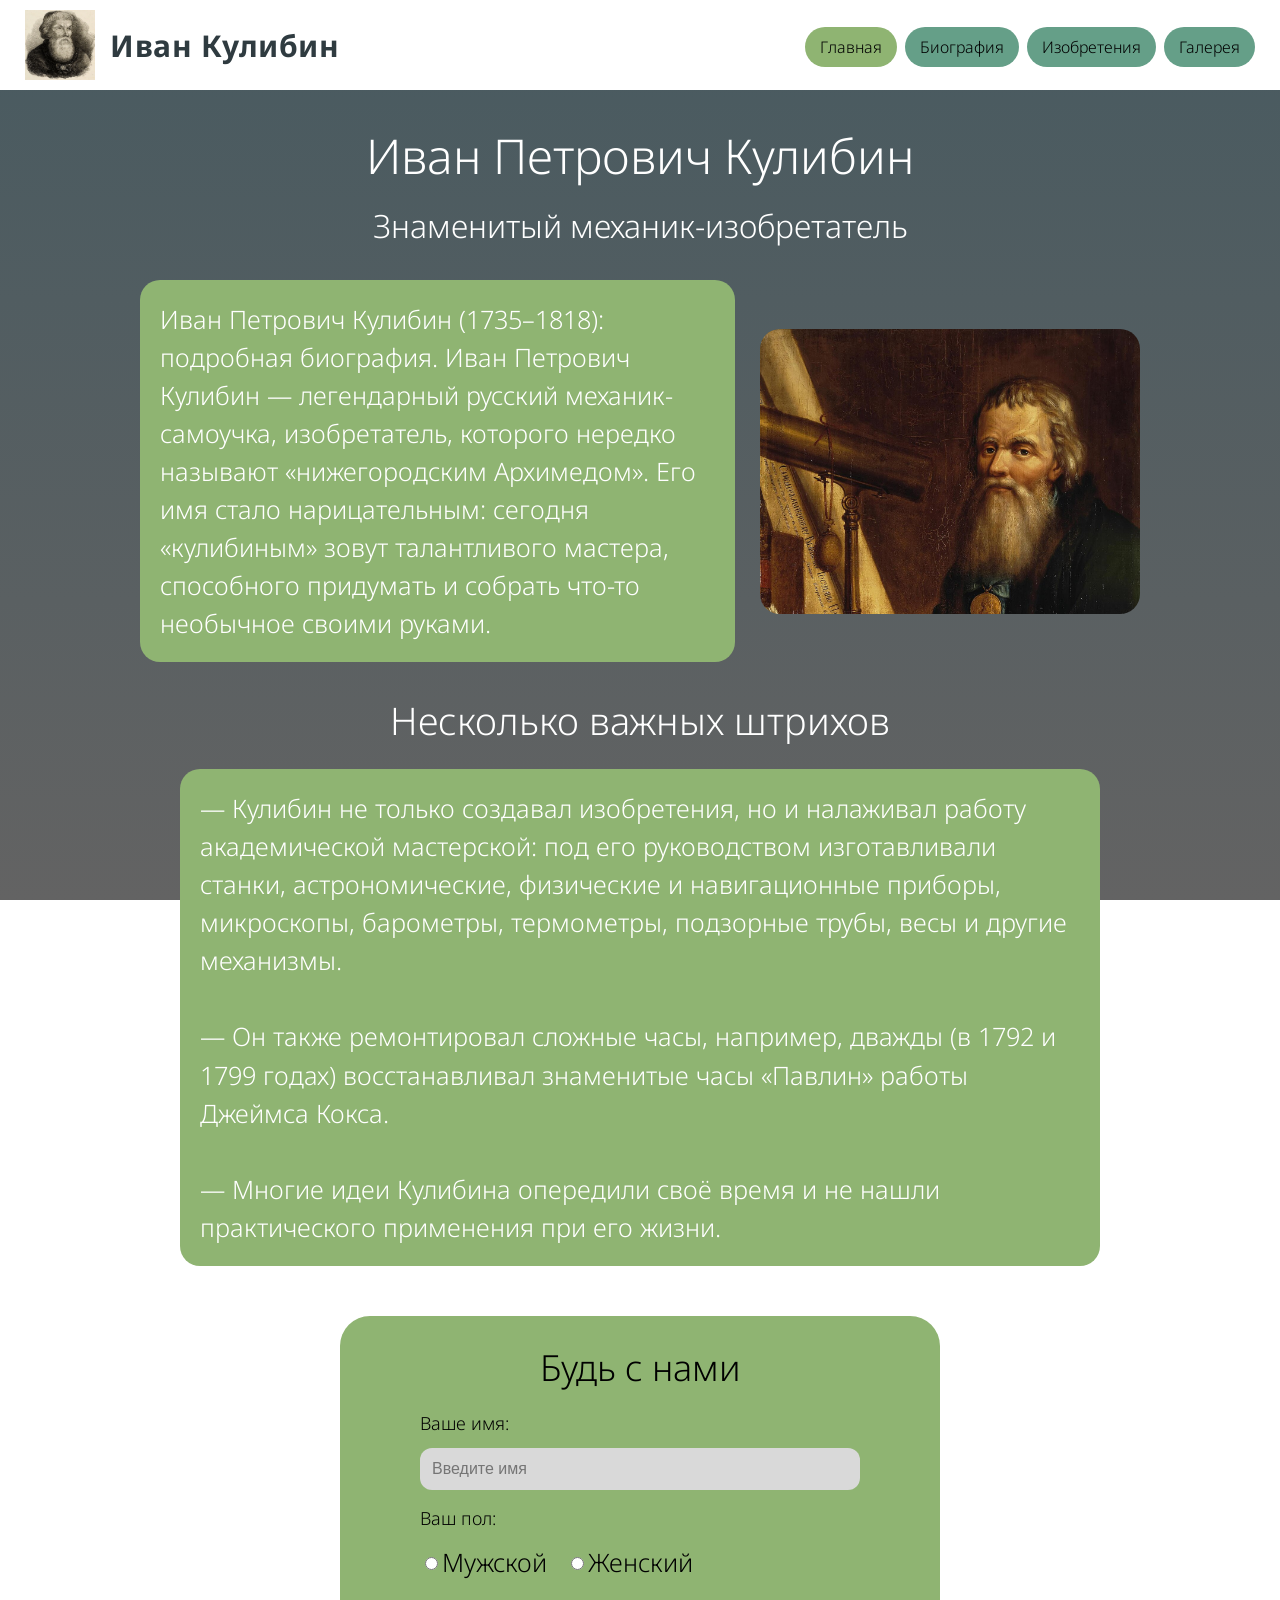
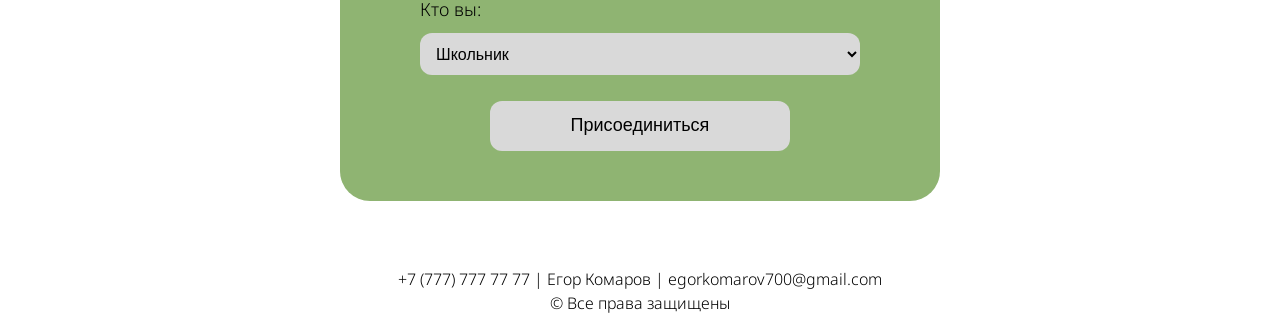
<file: index.html>
<!DOCTYPE html>
<html lang="ru">
<head>
    <meta charset="UTF-8">
    <meta name="viewport" content="width=device-width, initial-scale=1.0">
    <title>Главная</title>
    <link rel="stylesheet" href="styles.css">
    <link rel="icon" href="img/iiKulibin.png">
</head>
<body>
    <header>
        <div class="rectangleup">
            <!-- Группируем лого и название -->
            <div class="header-brand">
                <img src="img/kulibinlogo.png" class="logo" alt="Логотип Кулибина">
                <span class="site-title">Иван Кулибин</span>
            </div>

            <!-- Кнопка бургер-меню -->
            <button class="burger-menu" id="burger-menu" aria-label="Открыть меню">
                <span></span>
                <span></span>
                <span></span>
            </button>

            <!-- Меню навигации -->
            <nav id="nav-menu">
                <ul>
                    <!-- Не забудьте проставить class="active" на нужной странице! -->
                    <li class="btn active"><a href="index.html">Главная</a></li>
                    <li class="btn"><a href="biography.html">Биография</a></li>
                    <li class="btn"><a href="izobretenia.html">Изобретения</a></li>
                    <li class="btn"><a href="gallery.html">Галерея</a></li>
                </ul>
            </nav>
        </div>
    </header>

    <h1 class="zagolovok">Иван Петрович Кулибин</h1>
    <h2 id="mechanik">Знаменитый механик-изобретатель</h2>

    <!-- Убрали лишние span вокруг картинки -->
    <div id="fbandsh">
        <p id="fastbio">
            Иван Петрович Кулибин (1735–1818): подробная биография.
            Иван Петрович Кулибин — легендарный русский механик-самоучка, изобретатель, которого нередко называют «нижегородским Архимедом». Его имя стало нарицательным: сегодня «кулибиным» зовут талантливого мастера, способного придумать и собрать что-то необычное своими руками.
        </p>
        <img src="img/human.jpg" id="photoosn" alt="Иван Петрович Кулибин">
    </div>

    <h3 id="shtrzagolovok">Несколько важных штрихов</h3>
    <div id="shtrihi">
        <p id="shtrtxt">
            — Кулибин не только создавал изобретения, но и налаживал работу академической мастерской: под его руководством изготавливали станки, астрономические, физические и навигационные приборы, микроскопы, барометры, термометры, подзорные трубы, весы и другие механизмы.<br><br>
            — Он также ремонтировал сложные часы, например, дважды (в 1792 и 1799 годах) восстанавливал знаменитые часы «Павлин» работы Джеймса Кокса.<br><br>
            — Многие идеи Кулибина опередили своё время и не нашли практического применения при его жизни.
        </p>
    </div>

    <div id="formacont">
        <form action="#" id="forma">
            <legend id="zglvkinforma">Будь с нами</legend>
            <p class="txtinforma">Ваше имя:</p>
            <input type="text" placeholder="Введите имя">
            <p class="txtinforma">Ваш пол:</p>
            <input type="radio" name="gender" value="m" id="gender-m"><label for="gender-m">Мужской</label>
            <input type="radio" name="gender" value="f" id="gender-f"><label for="gender-f">Женский</label>
            <p class="txtinforma">Кто вы:</p>
            <select>
                <option value="shkl">Школьник</option>
                <option value="student">Студент</option>
                <option value="vzrosli">Взрослый</option>
            </select>
            <p><input type="submit" value="Присоединиться"></p>
        </form>
    </div>

    <button id="backToTop" title="Наверх">↑</button>
    <footer>
        <div class="footer rectangledown">+7 (777) 777 77 77 | Егор Комаров | egorkomarov700@gmail.com<br>© Все права защищены</div>
    </footer>
    <script src="script.js"></script>
</body>
</html>
</file>
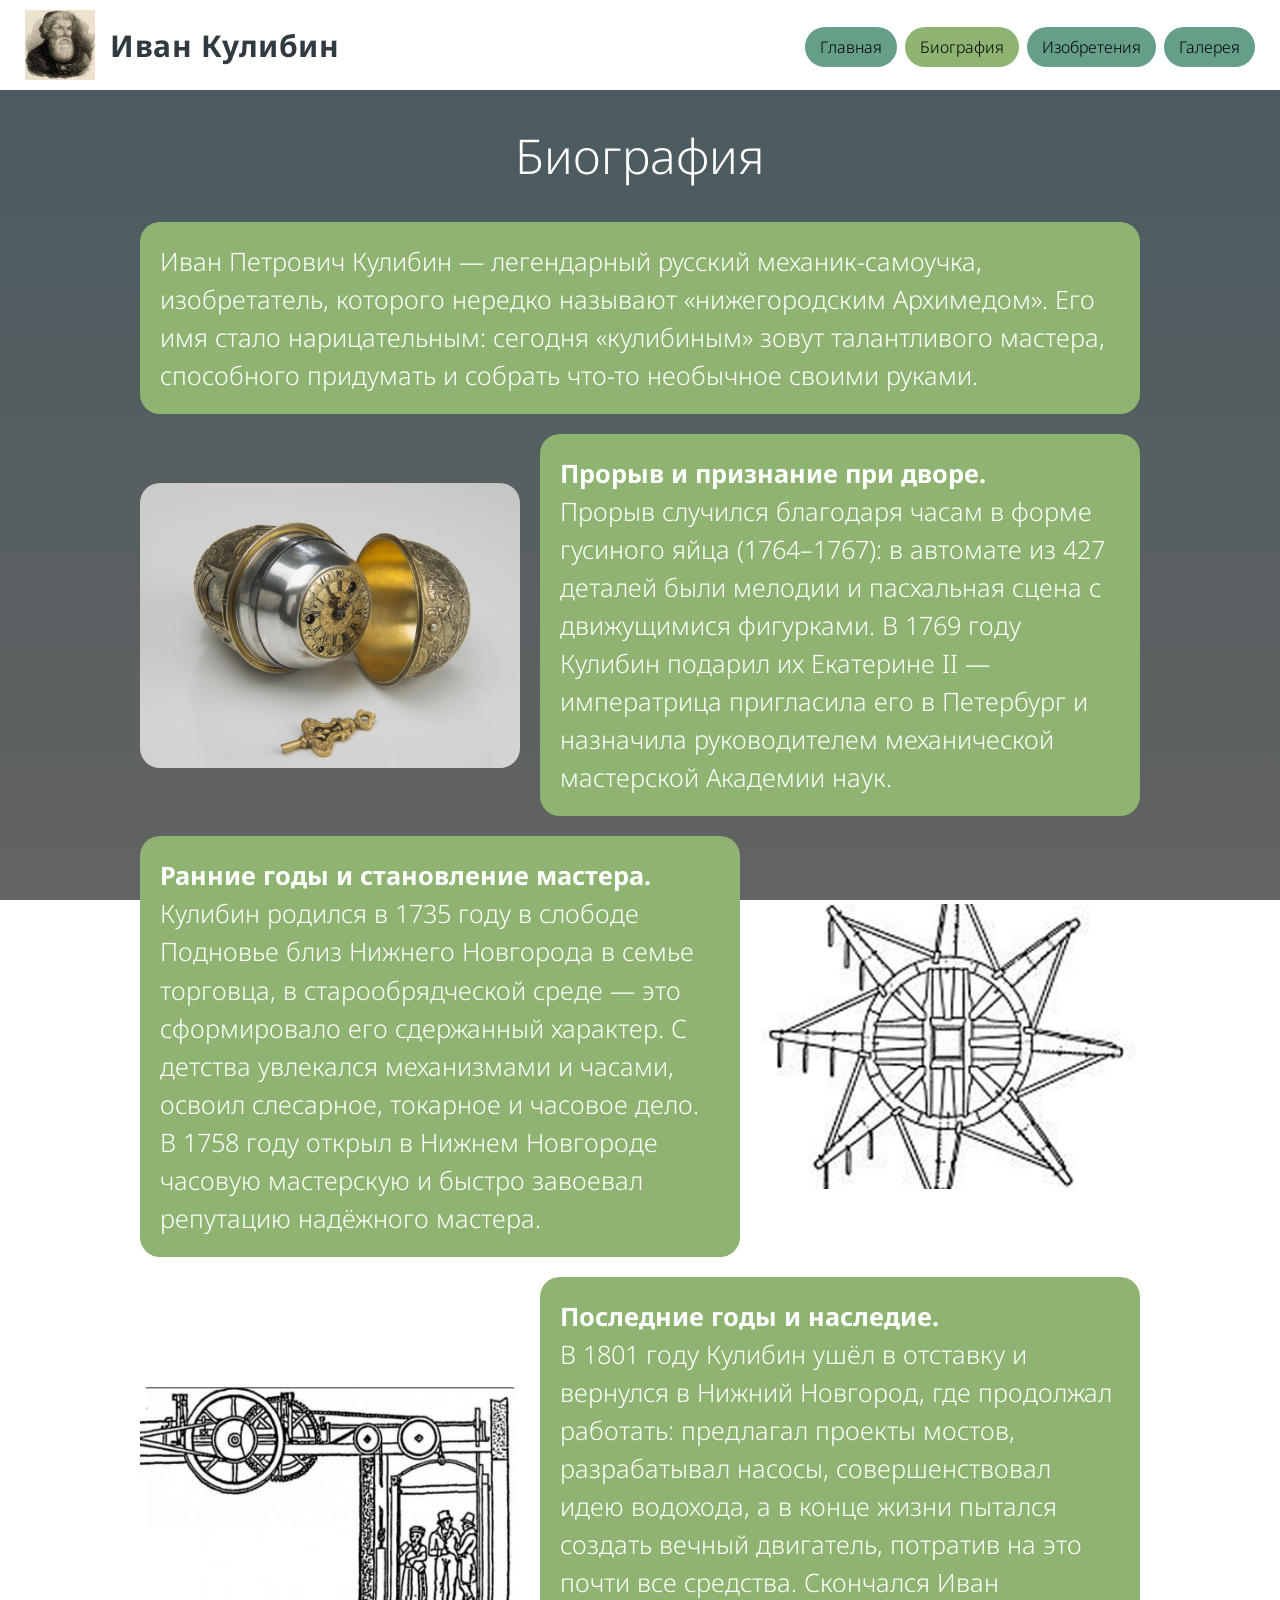
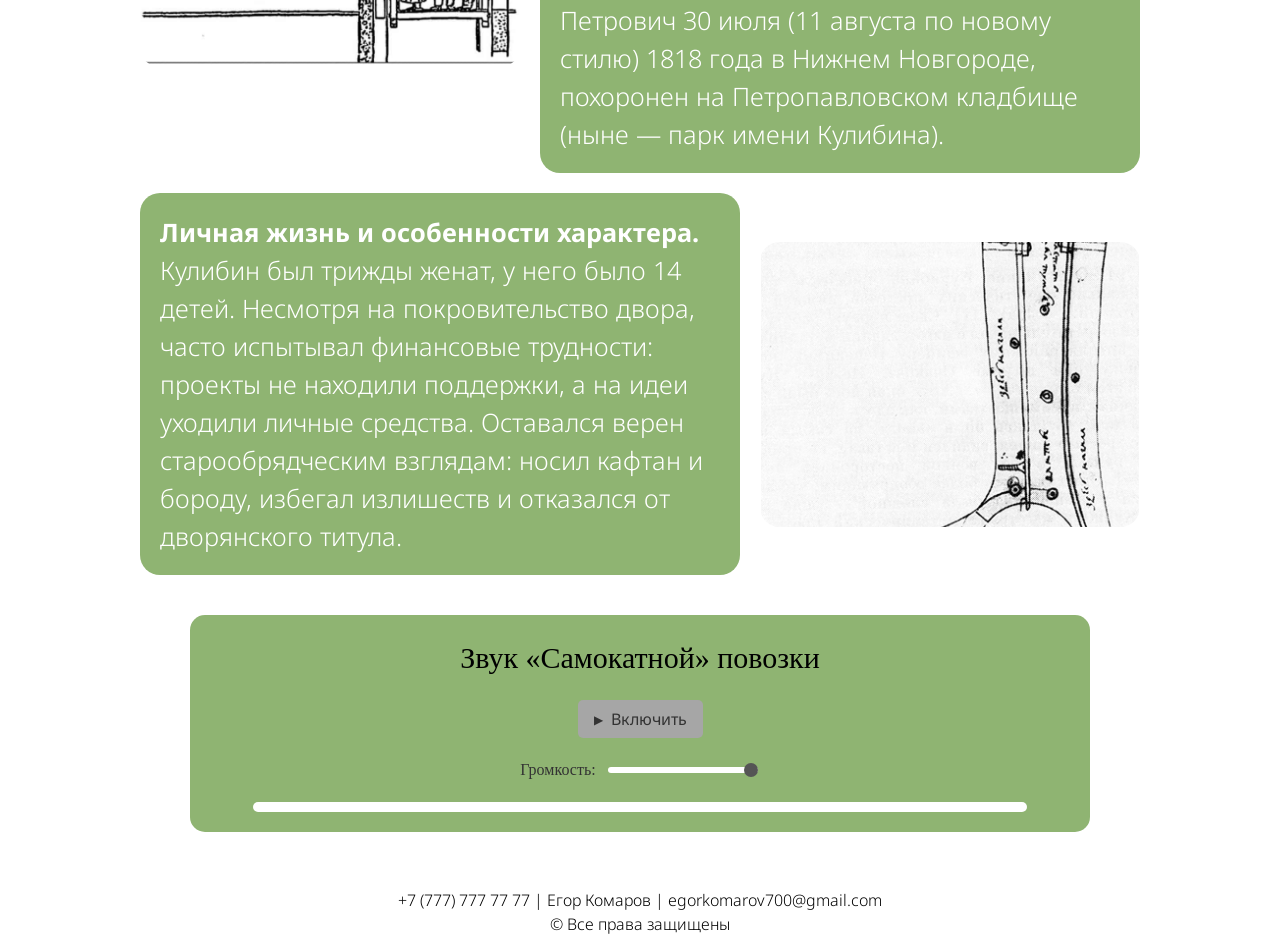
<file: biography.html>
<!DOCTYPE html>
<html lang="ru">
<head>
    <meta charset="UTF-8">
    <meta name="viewport" content="width=device-width, initial-scale=1.0">
    <title>Биография</title>
    <link rel="stylesheet" href="styles.css">
    <link rel="icon" href="img/iiKulibin.png">
</head>
<body>
    <header>
        <div class="rectangleup">
            <!-- Группируем лого и название -->
            <div class="header-brand">
                <img src="img/kulibinlogo.png" class="logo" alt="Логотип Кулибина">
                <span class="site-title">Иван Кулибин</span>
            </div>

            <!-- Кнопка бургер-меню -->
            <button class="burger-menu" id="burger-menu" aria-label="Открыть меню">
                <span></span>
                <span></span>
                <span></span>
            </button>

            <!-- Меню навигации -->
            <nav id="nav-menu">
                <ul>
                    <!-- Не забудьте проставить class="active" на нужной странице! -->
                    <li class="btn"><a href="index.html">Главная</a></li>
                    <li class="btn active"><a href="biography.html">Биография</a></li>
                    <li class="btn"><a href="izobretenia.html">Изобретения</a></li>
                    <li class="btn"><a href="gallery.html">Галерея</a></li>
                </ul>
            </nav>
        </div>
    </header>

    <h1 class="zagolovok">Биография</h1>

    <div id="bio">
        <p id="bio1">
            Иван Петрович Кулибин — легендарный русский механик-самоучка, изобретатель, которого нередко называют «нижегородским Архимедом». Его имя стало нарицательным: сегодня «кулибиным» зовут талантливого мастера, способного придумать и собрать что-то необычное своими руками.
        </p>

        <div class="blockbio">
            <img src="img/clock.jpeg" class="biophotos" alt="Часы Кулибина">
            <div class="biotxt">
                <strong>Прорыв и признание при дворе.</strong><br>
                Прорыв случился благодаря часам в форме гусиного яйца (1764–1767): в автомате из 427 деталей были мелодии и пасхальная сцена с движущимися фигурками. В 1769 году Кулибин подарил их Екатерине II — императрица пригласила его в Петербург и назначила руководителем механической мастерской Академии наук.
            </div>
        </div>

        <div class="blockbio">
            <div class="biotxt">
                <strong>Ранние годы и становление мастера.</strong><br>
                Кулибин родился в 1735 году в слободе Подновье близ Нижнего Новгорода в семье торговца, в старообрядческой среде — это сформировало его сдержанный характер. С детства увлекался механизмами и часами, освоил слесарное, токарное и часовое дело. В 1758 году открыл в Нижнем Новгороде часовую мастерскую и быстро завоевал репутацию надёжного мастера.
            </div>
            <img src="img/melnitsa.png" class="biophotos" alt="Мельница">
        </div>

        <div class="blockbio">
            <img src="img/lift.jpg" class="biophotos" alt="Лифт Кулибина">
            <div class="biotxt">
                <strong>Последние годы и наследие.</strong><br>
                В 1801 году Кулибин ушёл в отставку и вернулся в Нижний Новгород, где продолжал работать: предлагал проекты мостов, разрабатывал насосы, совершенствовал идею водохода, а в конце жизни пытался создать вечный двигатель, потратив на это почти все средства. Скончался Иван Петрович 30 июля (11 августа по новому стилю) 1818 года в Нижнем Новгороде, похоронен на Петропавловском кладбище (ныне — парк имени Кулибина).
            </div>
        </div>

        <div class="blockbio">
            <div class="biotxt">
                <strong>Личная жизнь и особенности характера.</strong><br>
                Кулибин был трижды женат, у него было 14 детей. Несмотря на покровительство двора, часто испытывал финансовые трудности: проекты не находили поддержки, а на идеи уходили личные средства. Оставался верен старообрядческим взглядам: носил кафтан и бороду, избегал излишеств и отказался от дворянского титула.
            </div>
            <img src="img/noga.png" class="biophotos" alt="Протез ноги">
        </div>
    </div>

    <div id="audiozone">
        <h2 id="zagolovok_audio">Звук «Самокатной» повозки</h2>
        <audio id="audio" preload="auto">
            <source src="zvukpovozki.mp3" type="audio/mpeg">
        </audio>
        <div class="custom-controls">
            <button id="play-btn" class="audio-btn"><span class="icon">▶</span> Включить</button>
            <button id="pause-btn" class="audio-btn" style="display: none;"><span class="icon">⏸</span> Пауза</button>
        </div>
        <div class="volume-control">
            <label for="volume-slider">Громкость:</label>
            <input type="range" id="volume-slider" min="0" max="1" step="0.01" value="1">
        </div>
        <div class="progress-container" id="progress-container">
            <div class="progress-bar" id="progress-bar"></div>
        </div>
    </div>

    <button id="backToTop" title="Наверх">↑</button>
    <footer>
        <div class="footer rectangledown">+7 (777) 777 77 77 | Егор Комаров | egorkomarov700@gmail.com<br>© Все права защищены</div>
    </footer>
    <script src="script.js"></script>
</body>
</html>
</file>
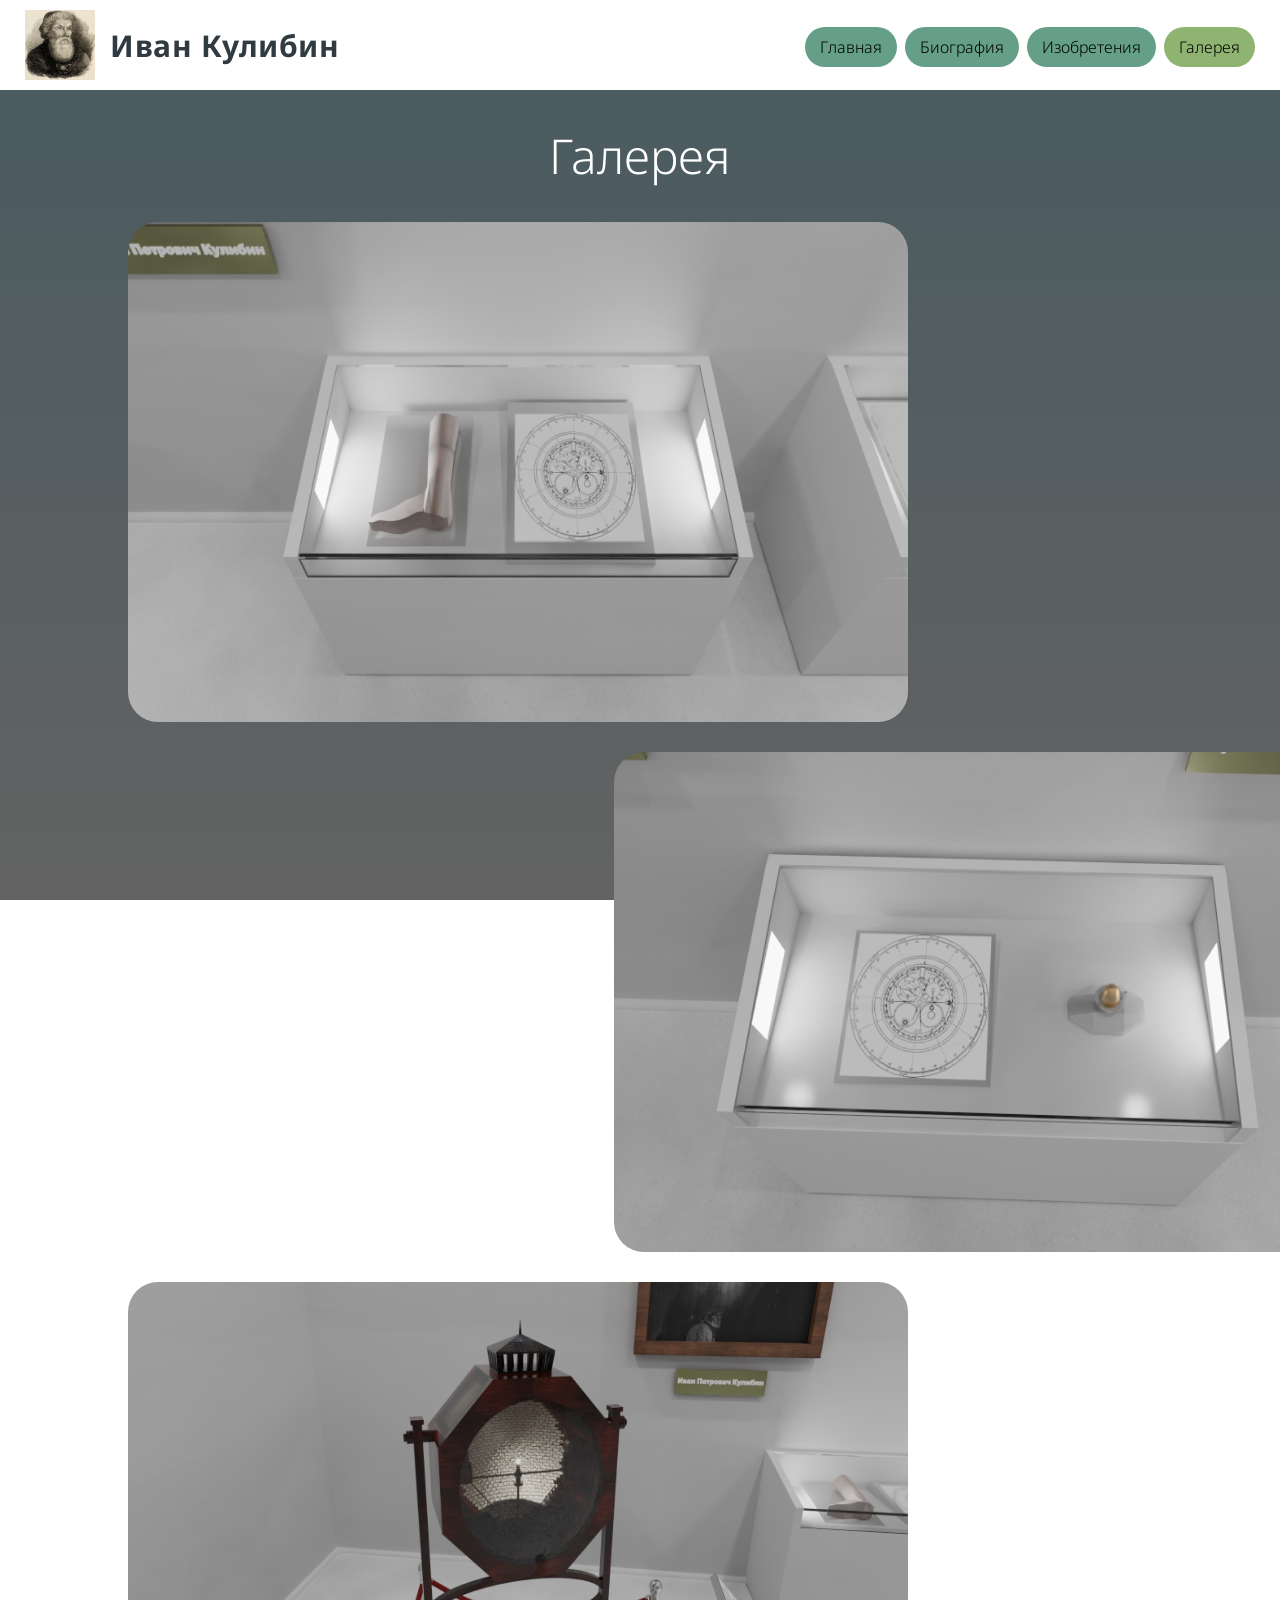
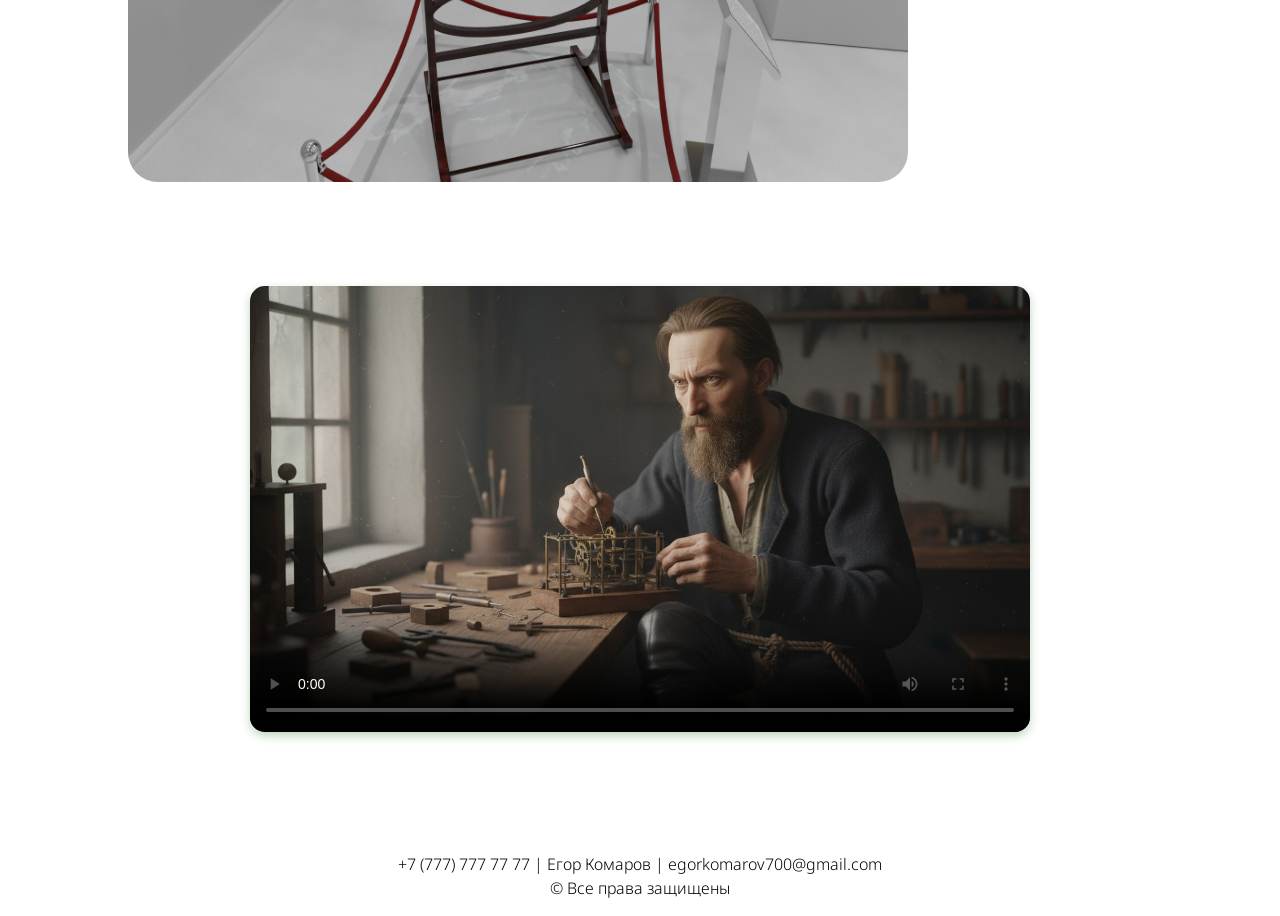
<file: gallery.html>
<!DOCTYPE html>
<html lang="ru">
<head>
    <meta charset="UTF-8">
    <meta name="viewport" content="width=device-width, initial-scale=1.0">
    <title>Галерея</title>
    <link rel="stylesheet" href="styles.css">
    <link rel="icon" href="img/iiKulibin.png">
</head>
<body>
    <header>
        <div class="rectangleup">
            <div class="header-brand">
                <img src="img/kulibinlogo.png" class="logo" alt="Логотип Кулибина">
                <span class="site-title">Иван Кулибин</span>
            </div>

            <!-- Кнопка бургер-меню -->
            <button class="burger-menu" id="burger-menu" aria-label="Открыть меню">
                <span></span>
                <span></span>
                <span></span>
            </button>

            <!-- Меню навигации -->
            <nav id="nav-menu">
                <ul>
                    <li class="btn"><a href="index.html">Главная</a></li>
                    <li class="btn"><a href="biography.html">Биография</a></li>
                    <li class="btn"><a href="izobretenia.html">Изобретения</a></li>
                    <li class="btn active"><a href="gallery.html">Галерея</a></li>
                </ul>
            </nav>
        </div>
    </header>

    <h1 class="zagolovok">Галерея</h1>

    <!-- Контейнеры под фото и видео -->
    <div>
        <img src="img/stand1.png" class="regtangle_for_blenderphotos" alt="stand1">
    </div>
    <div>
        <img src="img/stand3.png" id="regtangle_for_blenderphotos_1" alt="stand3">
    </div>
    <div>
        <img src="img/spotlight.png" class="regtangle_for_blenderphotos" alt="spotlight">
    </div>

    <div id="regtangle_for_blendervideo">
        <video src="#" controls poster="img/iiKulibin.png" id="video"></video>
    </div>

    <button id="backToTop" title="Наверх">↑</button>
    
    <footer>
        <div class="footer rectangledown">+7 (777) 777 77 77 | Егор Комаров | egorkomarov700@gmail.com<br>© Все права защищены</div>
    </footer>
    <script src="script.js"></script>
</body>
</html>
</file>
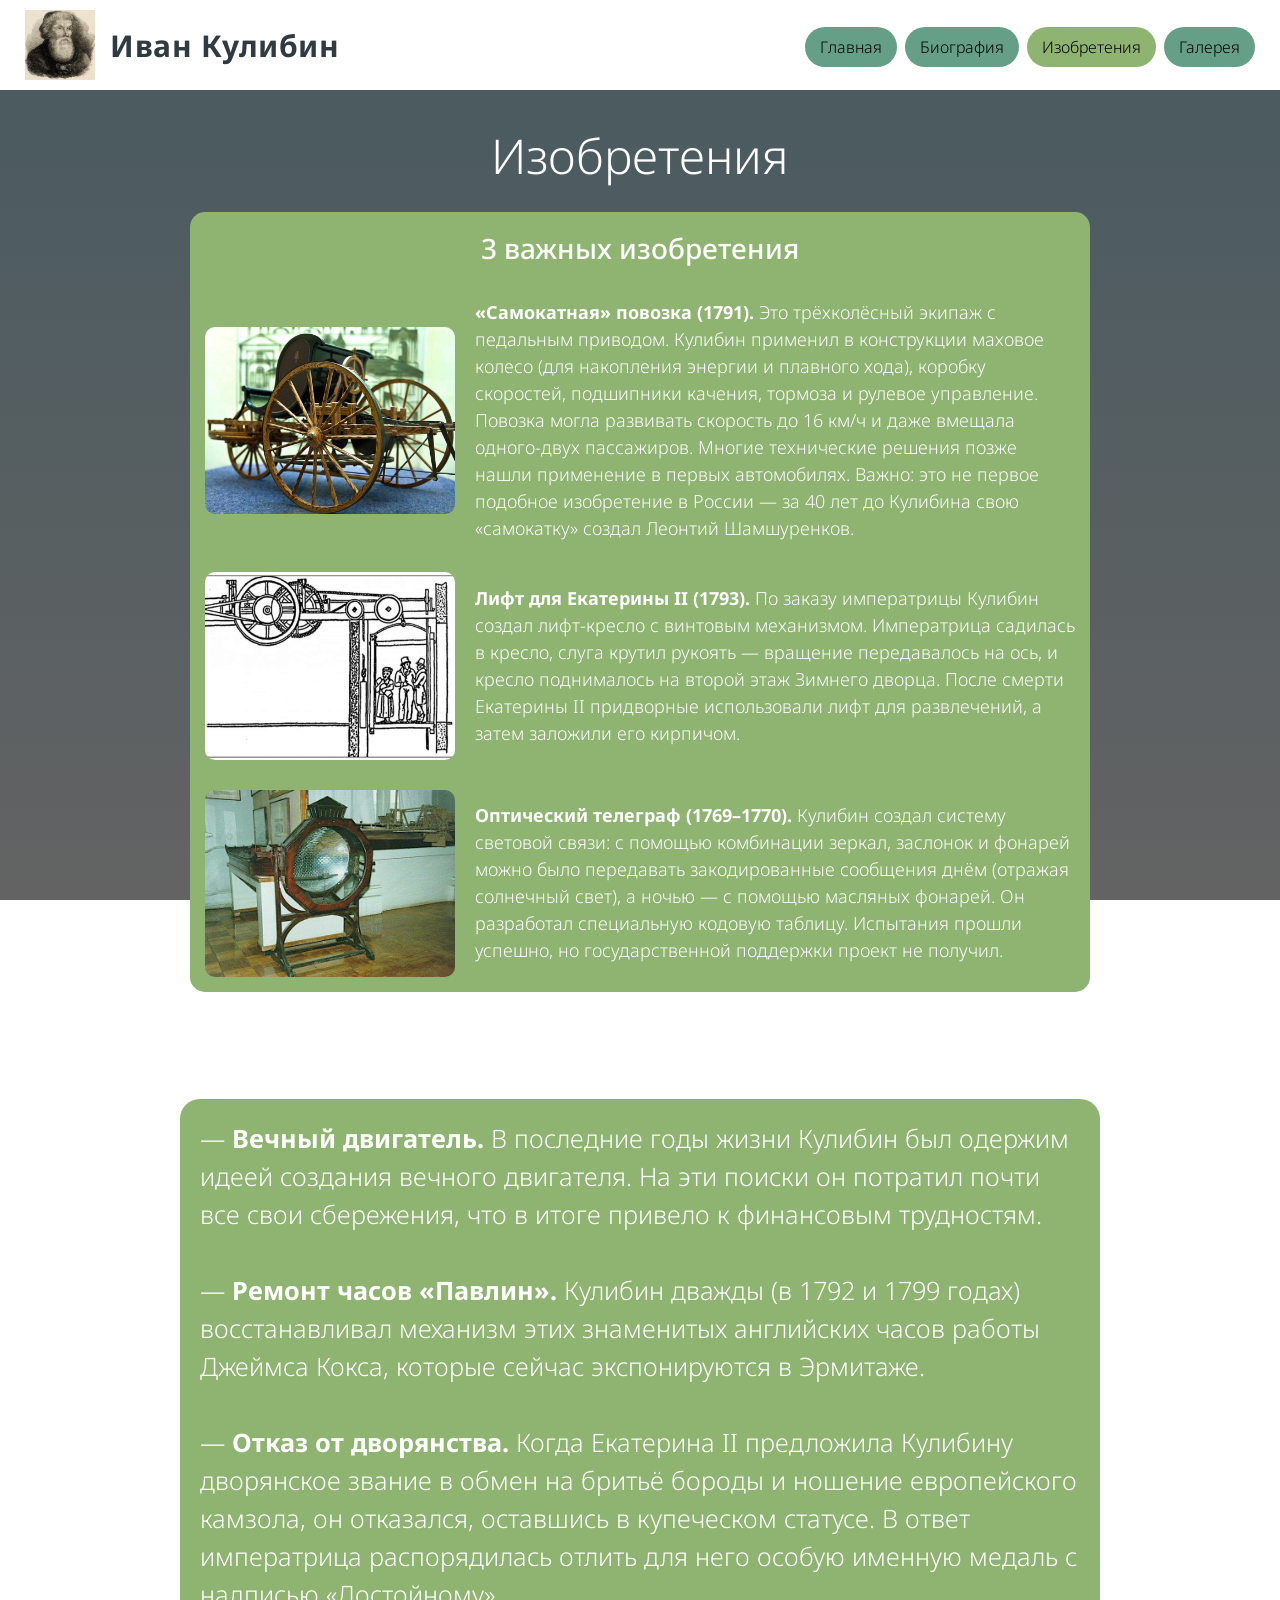
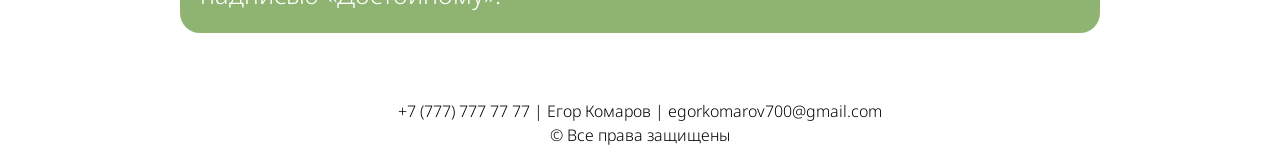
<file: izobretenia.html>
<!DOCTYPE html>
<html lang="ru">
<head>
    <meta charset="UTF-8">
    <meta name="viewport" content="width=device-width, initial-scale=1.0">
    <title>Изобретения</title>
    <link rel="stylesheet" href="styles.css">
    <link rel="icon" href="img/iiKulibin.png">
</head>
<body>
    <header>
        <div class="rectangleup">
            <!-- Группируем лого и название -->
            <div class="header-brand">
                <img src="img/kulibinlogo.png" class="logo" alt="Логотип Кулибина">
                <span class="site-title">Иван Кулибин</span>
            </div>

            <!-- Кнопка бургер-меню -->
            <button class="burger-menu" id="burger-menu" aria-label="Открыть меню">
                <span></span>
                <span></span>
                <span></span>
            </button>

            <!-- Меню навигации -->
            <nav id="nav-menu">
                <ul>
                    <!-- Не забудьте проставить class="active" на нужной странице! -->
                    <li class="btn"><a href="index.html">Главная</a></li>
                    <li class="btn"><a href="biography.html">Биография</a></li>
                    <li class="btn active"><a href="izobretenia.html">Изобретения</a></li>
                    <li class="btn"><a href="gallery.html">Галерея</a></li>
                </ul>
            </nav>
        </div>
    </header>

    <h1 class="zagolovok">Изобретения</h1>

    <div class="tbl">
        <div class="tbl-inner">
            <table id="tablica">
                <caption>3 важных изобретения</caption>
                <tr>
                    <td>
                        <div class="tbl-cell">
                            <img src="img/kolesnica.png" class="photoizobreteniy" alt="Самокатная повозка">
                            <div class="txtintbl">
                                <strong>«Самокатная» повозка (1791).</strong> Это трёхколёсный экипаж с педальным приводом. Кулибин применил в конструкции маховое колесо (для накопления энергии и плавного хода), коробку скоростей, подшипники качения, тормоза и рулевое управление. Повозка могла развивать скорость до 16 км/ч и даже вмещала одного-двух пассажиров. Многие технические решения позже нашли применение в первых автомобилях. Важно: это не первое подобное изобретение в России — за 40 лет до Кулибина свою «самокатку» создал Леонтий Шамшуренков.
                            </div>
                        </div>
                    </td>
                </tr>
                <tr>
                    <td>
                        <div class="tbl-cell">
                            <img src="img/lift.jpg" class="photoizobreteniy" alt="Лифт для Екатерины II">
                            <div class="txtintbl">
                                <strong>Лифт для Екатерины II (1793).</strong> По заказу императрицы Кулибин создал лифт-кресло с винтовым механизмом. Императрица садилась в кресло, слуга крутил рукоять — вращение передавалось на ось, и кресло поднималось на второй этаж Зимнего дворца. После смерти Екатерины II придворные использовали лифт для развлечений, а затем заложили его кирпичом.
                            </div>
                        </div>
                    </td>
                </tr>
                <tr>
                    <td>
                        <div class="tbl-cell">
                            <img src="img/telegraph.jpg" class="photoizobreteniy" alt="Оптический телеграф">
                            <div class="txtintbl">
                                <strong>Оптический телеграф (1769–1770).</strong> Кулибин создал систему световой связи: с помощью комбинации зеркал, заслонок и фонарей можно было передавать закодированные сообщения днём (отражая солнечный свет), а ночью — с помощью масляных фонарей. Он разработал специальную кодовую таблицу. Испытания прошли успешно, но государственной поддержки проект не получил.
                            </div>
                        </div>
                    </td>
                </tr>
            </table>
        </div>
    </div>

    <h3 id="factszagolovok">Интересные факты</h3>
    <div id="facts">
        <p id="factstxt">
            — <strong>Вечный двигатель.</strong> В последние годы жизни Кулибин был одержим идеей создания вечного двигателя. На эти поиски он потратил почти все свои сбережения, что в итоге привело к финансовым трудностям.<br><br>
            — <strong>Ремонт часов «Павлин».</strong> Кулибин дважды (в 1792 и 1799 годах) восстанавливал механизм этих знаменитых английских часов работы Джеймса Кокса, которые сейчас экспонируются в Эрмитаже.<br><br>
            — <strong>Отказ от дворянства.</strong> Когда Екатерина II предложила Кулибину дворянское звание в обмен на бритьё бороды и ношение европейского камзола, он отказался, оставшись в купеческом статусе. В ответ императрица распорядилась отлить для него особую именную медаль с надписью «Достойному».
        </p>
    </div>

    <button id="backToTop" title="Наверх">↑</button>
    <footer>
        <div class="footer rectangledown">+7 (777) 777 77 77 | Егор Комаров | egorkomarov700@gmail.com<br>© Все права защищены</div>
    </footer>
    <script src="script.js"></script>
</body>
</html>
</file>
<file: styles.css>
@import url('https://fonts.googleapis.com/css2?family=Noto+Sans:ital,wght@0,100..900;1,100..900&display=swap');

/* =========================================
   ОБЩЕЕ
   ========================================= */
*,
*::before,
*::after {
    box-sizing: border-box;
}

html, body {
    min-height: 100%;
    max-width: 100vw;
    overflow-x: hidden;
    scroll-behavior: smooth;
}

body {
    background: linear-gradient(180deg, #485a60, #636363) no-repeat;
    background-attachment: fixed;
    font-family: "Noto Sans", sans-serif;
    font-weight: 300;
    font-size: clamp(16px, 1.2vw + 10px, 26px);
    line-height: 1.5;
    color: #FFFFFF;
    margin: 0;
    padding: 0;
}

img {
    display: block;
    max-width: 100%;
    height: auto;
}

a {
    text-decoration: none;
    font-size: 18px;
    color: #000000;
}

h1, h2, h3 {
    font-weight: 300;
}

/* =========================================
   ШАПКА
   ========================================= */
.rectangleup {
    display: flex;
    align-items: center;
    flex-wrap: nowrap;
    gap: 15px;
    padding: 10px 25px;
    min-height: 80px;
    width: 100%;
    background-color: #FFFFFF;
    position: relative;
}

.header-brand {
    display: flex;
    align-items: center;
    gap: 15px;
}

.logo {
    width: 70px;
    height: 70px;
    flex-shrink: 0;
}

.site-title {
    font-size: clamp(20px, 2.5vw, 30px);
    font-weight: 700;
    color: #2f3b40;
    letter-spacing: 0.5px;
    flex-shrink: 0;
}

.burger-menu {
    display: none; 
}

header nav {
    margin-left: auto;
}

header nav ul {
    list-style: none;
    display: flex;
    flex-wrap: wrap;
    gap: 8px;
    margin: 0;
    padding: 0;
}

header nav ul li.btn a {
    display: inline-block;
    background: #659F88;
    padding: 8px 15px;
    border-radius: 20px;
    font-size: 16px;
    color: #000000;
    transition: background 300ms ease;
}

header nav ul li.btn:not(.active) a:hover {
    background: #8FB472;
}

header nav ul li.active a {
    background: #8FB472;
}

/* =========================================
   ЗАГОЛОВКИ
   ========================================= */
.zagolovok {
    font-size: clamp(28px, 4vw, 48px);
    text-align: center;
    margin: 30px auto 10px;
    padding: 0 15px;
}

/* =========================================
   КНОПКА «НАВЕРХ»
   ========================================= */
#backToTop {
    position: fixed;
    bottom: 25px;
    right: 25px;
    z-index: 9999;
    width: 52px;
    height: 52px;
    padding: 0;
    display: flex;
    align-items: center;
    justify-content: center;
    font-size: 24px;
    font-weight: bold;
    border: none;
    outline: none;
    background-color: #8FB472;
    color: #333;
    cursor: pointer;
    border-radius: 50%;
    box-shadow: 0 4px 8px rgba(0,0,0,0.3);
    opacity: 0;
    visibility: hidden;
    transition: opacity 0.3s, visibility 0.3s, background-color 0.2s;
}

#backToTop.show {
    opacity: 1;
    visibility: visible;
}

#backToTop:hover {
    background-color: #7a9e5e;
}

/* =========================================
   ФУТЕР
   ========================================= */
.rectangledown {
    min-height: 80px;
    width: 100%;
    background-color: #FFFFFF;
    padding: 15px 20px;
}

.footer {
    font-size: 16px;
    color: #000000;
    display: flex;
    justify-content: center;
    align-items: center;
    text-align: center;
    width: 100%;
}

/* =========================================
   ГЛАВНАЯ СТРАНИЦА
   ========================================= */
#mechanik {
    font-size: clamp(20px, 2.6vw, 32px);
    text-align: center;
    margin: 10px auto 20px;
    padding: 0 15px;
}

/* Контейнер для текста и фото (Десктоп) */
#fbandsh {
    display: flex;
    justify-content: center;
    align-items: center;
    gap: 25px;
    max-width: 1000px;
    width: 90%;
    margin: 30px auto;
    flex-wrap: nowrap; /* Запрещаем перенос на десктопе */
}

/* Блок с текстом */
#fastbio {
    background-color: #8FB472;
    border-radius: 20px;
    padding: 20px;
    margin: 0;
    flex: 1; /* Занимает всё свободное место */
    height: auto !important;
    min-height: 0 !important;
}

/* Фото */
#photoosn {
    width: 100%;
    max-width: 380px; /* Ограничиваем ширину фото */
    aspect-ratio: 4 / 3;
    object-fit: cover;
    object-position: top;
    border-radius: 20px;
    flex-shrink: 0; /* Запрещаем фото сжиматься */
}

#shtrzagolovok {
    font-size: clamp(24px, 3vw, 38px);
    text-align: center;
    margin: 30px auto 10px;
    padding: 0 15px;
}

#shtrihi {
    display: flex;
    justify-content: center;
    width: 90%;
    max-width: 920px;
    margin: 20px auto 50px;
}

#shtrtxt {
    background-color: #8FB472;
    border-radius: 20px;
    padding: 20px;
    margin: 0;
    height: auto !important;
}

/* Форма */
#formacont {
    display: flex;
    justify-content: center;
    width: 90%;
    max-width: 600px;
    margin: 30px auto 50px;
    padding: 25px;
    background-color: #8FB472;
    border-radius: 30px;
    height: auto !important;
}

#forma {
    color: #000000;
    width: 100%;
    max-width: 440px;
}

#zglvkinforma {
    display: block;
    color: #000000;
    font-size: clamp(24px, 3vw, 36px);
    text-align: center;
    margin-bottom: 15px;
}

.txtinforma {
    display: block;
    color: #000000;
    font-size: 18px;
    margin-bottom: 8px;
    margin-top: 15px;
}

input[type="text"], select, option {
    background-color: #d9d9d9;
    color: #000000;
    padding: 8px 12px;
    border-radius: 12px;
    border: none;
    width: 100%;
    font-size: 16px;
}

input[type="text"], select {
    height: 42px;
}

input[type="radio"] {
    accent-color: #485a60;
    margin-right: 4px;
    vertical-align: middle;
}

#forma label {
    color: #000000;
    margin-right: 12px;
    vertical-align: middle;
}

input[type="submit"] {
    display: block;
    width: 100%;
    max-width: 300px;
    height: 50px;
    margin: 20px auto 0;
    background-color: #d9d9d9;
    color: #000000;
    border: none;
    border-radius: 12px;
    font-size: 18px;
    cursor: pointer;
    transition: background 300ms ease;
}

input[type="submit"]:hover {
    background-color: #b1b1b1;
}

/* =========================================
   БИОГРАФИЯ
   ========================================= */
#bio {
    display: flex;
    flex-direction: column;
    gap: 20px;
    max-width: 1000px;
    width: 90%;
    margin: 30px auto;
    height: auto !important;
}

#bio1 {
    background-color: #8FB472;
    border-radius: 20px;
    padding: 20px;
    margin: 0;
    height: auto !important;
}

.blockbio {
    display: flex;
    gap: 20px;
    align-items: center;
}

.biophotos {
    width: 40%;
    max-width: 380px;
    aspect-ratio: 4 / 3;
    object-fit: cover;
    border-radius: 20px;
    flex-shrink: 0;
}

.biotxt {
    background-color: #8FB472;
    border-radius: 20px;
    padding: 20px;
    flex: 1;
    min-width: 0;
    height: auto !important;
}

/* Аудио */
#audiozone {
    display: flex;
    flex-direction: column;
    align-items: center;
    gap: 20px;
    max-width: 900px;
    width: 90%;
    margin: 40px auto;
    padding: 20px;
    background-color: #8FB472;
    border-radius: 15px;
    height: auto !important;
}

#zagolovok_audio {
    color: #000000;
    font-size: clamp(20px, 2.5vw, 30px);
    text-align: center;
    margin: 0;
    font-family: 'Times New Roman', Times, serif;
}

#audio { display: none; }

.custom-controls {
    display: flex;
    flex-wrap: wrap;
    gap: 15px;
    justify-content: center;
}

.audio-btn {
    background-color: #A6A6A6;
    color: #333;
    border: none;
    padding: 8px 16px;
    border-radius: 5px;
    font-size: 16px;
    cursor: pointer;
    display: inline-flex;
    align-items: center;
    gap: 8px;
    font-family: inherit;
    transition: background-color 0.2s;
}

.audio-btn:hover { background-color: #8c8c8c; }
.icon { font-size: 12px; color: inherit; }

.volume-control {
    display: flex;
    align-items: center;
    gap: 10px;
    color: #333;
    font-size: 16px;
    font-family: 'Times New Roman', Times, serif;
}

#volume-slider {
    -webkit-appearance: none;
    appearance: none;
    width: 150px;
    height: 6px;
    background: #ffffff;
    border-radius: 3px;
    outline: none;
    cursor: pointer;
}

#volume-slider::-webkit-slider-thumb {
    -webkit-appearance: none;
    width: 14px;
    height: 14px;
    background: #555;
    border-radius: 50%;
}

.progress-container {
    width: 90%;
    height: 10px;
    background-color: #ffffff;
    border-radius: 5px;
    cursor: pointer;
    overflow: hidden;
}

.progress-bar {
    width: 0%;
    height: 100%;
    background-color: #555;
    transition: width 0.1s linear;
}

/* =========================================
   ИЗОБРЕТЕНИЯ
   ========================================= */
.tbl {
    display: flex;
    justify-content: center;
    padding: 0 10px;
    margin: 20px auto;
    width: 100%;
}

.tbl-inner {
    width: 100%;
    max-width: 900px;
    background-color: #8FB472;
    border-radius: 15px;
    overflow: hidden;
}

#tablica {
    border-collapse: collapse;
    width: 100%;
}

#tablica caption {
    padding: 15px;
    font-size: clamp(20px, 2.5vw, 28px);
    font-weight: 500;
}

#tablica td {
    padding: 15px;
    border: none;
    vertical-align: middle;
}

.tbl-cell {
    display: flex;
    gap: 20px;
    align-items: center;
    width: 100%;
}

.photoizobreteniy {
    width: 250px;
    aspect-ratio: 4 / 3;
    object-fit: cover;
    border-radius: 10px;
    flex-shrink: 0;
}

.txtintbl {
    text-align: left;
    font-size: clamp(15px, 1.2vw + 10px, 18px);
    line-height: 1.5;
    word-break: break-word;
}

#factszagolovok {
    font-size: clamp(24px, 3vw, 38px);
    text-align: center;
    margin: 30px auto 10px;
    padding: 0 15px;
}

#facts {
    display: flex;
    justify-content: center;
    width: 90%;
    max-width: 920px;
    margin: 20px auto 50px;
}

#factstxt {
    background-color: #8FB472;
    border-radius: 20px;
    padding: 20px;
    margin: 0;
    height: auto !important;
}

/* =========================================
   ГАЛЕРЕЯ
   ========================================= */
.regtangle_for_blenderphotos,
#regtangle_for_blenderphotos_1,
#regtangle_for_blendervideo {
    display: flex;
    justify-content: center;
    align-items: center;
    width: 780px;
    max-width: 90%;
    height: 500px;
    border-radius: 30px;
    margin: 30px auto;
}

@media (min-width: 769px) {
    .regtangle_for_blenderphotos {
        margin-left: 10%;
        margin-right: auto;
    }
    #regtangle_for_blenderphotos_1 {
        margin-left: 48%;
        margin-right: auto;
    }
    #regtangle_for_blendervideo {
        margin: 6% auto;
    }
}

#video {
    width: 100%;
    height: auto;
    max-width: 800px;
    box-shadow: 0 4px 10px rgba(40, 117, 37, 0.3);
    border-radius: 15px;
}

/* =========================================
   МОБИЛЬНАЯ АДАПТАЦИЯ
   ========================================= */
@media (max-width: 900px) {
    .blockbio {
        flex-direction: column;
    }
    .biophotos {
        width: 100%;
        max-width: 100%;
    }
}

@media (max-width: 768px) {
    /* Шапка и бургер */
    .rectangleup {
        flex-direction: row;
        justify-content: space-between;
        flex-wrap: nowrap;
        padding: 10px 20px;
    }
    .header-brand {
        gap: 10px;
    }
    .logo {
        width: 50px;
        height: 50px;
    }
    .site-title {
        font-size: 18px;
    }
    .burger-menu {
        display: flex;
        flex-direction: column;
        justify-content: space-between;
        width: 30px;
        height: 21px;
        background: transparent;
        border: none;
        cursor: pointer;
        z-index: 100;
    }
    .burger-menu span {
        width: 100%;
        height: 3px;
        background-color: #2f3b40;
        border-radius: 3px;
        transition: all 0.3s ease;
    }
    .burger-menu.active span:nth-child(1) {
        transform: translateY(9px) rotate(45deg);
    }
    .burger-menu.active span:nth-child(2) {
        opacity: 0;
    }
    .burger-menu.active span:nth-child(3) {
        transform: translateY(-9px) rotate(-45deg);
    }
    header nav {
        position: absolute;
        top: 100%;
        left: 0;
        width: 100%;
        background-color: #FFFFFF;
        box-shadow: 0 4px 10px rgba(0,0,0,0.1);
        margin-left: 0;
        display: none;
        z-index: 99;
    }
    header nav.active {
        display: block;
    }
    header nav ul {
        flex-direction: column;
        align-items: center;
        padding: 15px 0;
        gap: 12px;
    }
    header nav ul li.btn a {
        display: block;
        width: 200px;
        text-align: center;
        border-radius: 10px;
        padding: 10px;
        font-size: 16px;
    }

    /* Главная - ставим фото под текст */
    #fbandsh {
        flex-direction: column;
        align-items: stretch;
        gap: 15px;
    }
    #fastbio {
        flex: none !important; /* Отключаем растягивание */
        width: 100%;
        height: auto !important;
        min-height: 0 !important;
    }
    #photoosn {
        max-width: 100%;
        width: 100%; /* Фото на всю ширину на телефоне */
    }

    /* Изобретения */
    .tbl-cell {
        flex-direction: column;
        align-items: center;
        text-align: center;
    }
    .photoizobreteniy {
        width: 100%;
        max-width: 350px;
    }
    .txtintbl {
        text-align: center;
    }

    /* Галерея */
    .regtangle_for_blenderphotos,
    #regtangle_for_blenderphotos_1,
    #regtangle_for_blendervideo {
        width: 90% !important;
        height: auto !important;
        aspect-ratio: 4 / 3;
        margin: 20px auto !important;
    }

    #bio1, .biotxt, #audiozone, #factstxt {
        padding: 15px;
    }
    #tablica td {
        padding: 10px;
    }
}

@media (max-width: 480px) {
    #backToTop {
        width: 45px;
        height: 45px;
        font-size: 20px;
        bottom: 15px;
        right: 15px;
    }
    .custom-controls {
        flex-direction: column;
        width: 100%;
        align-items: center;
    }
}
</file>
